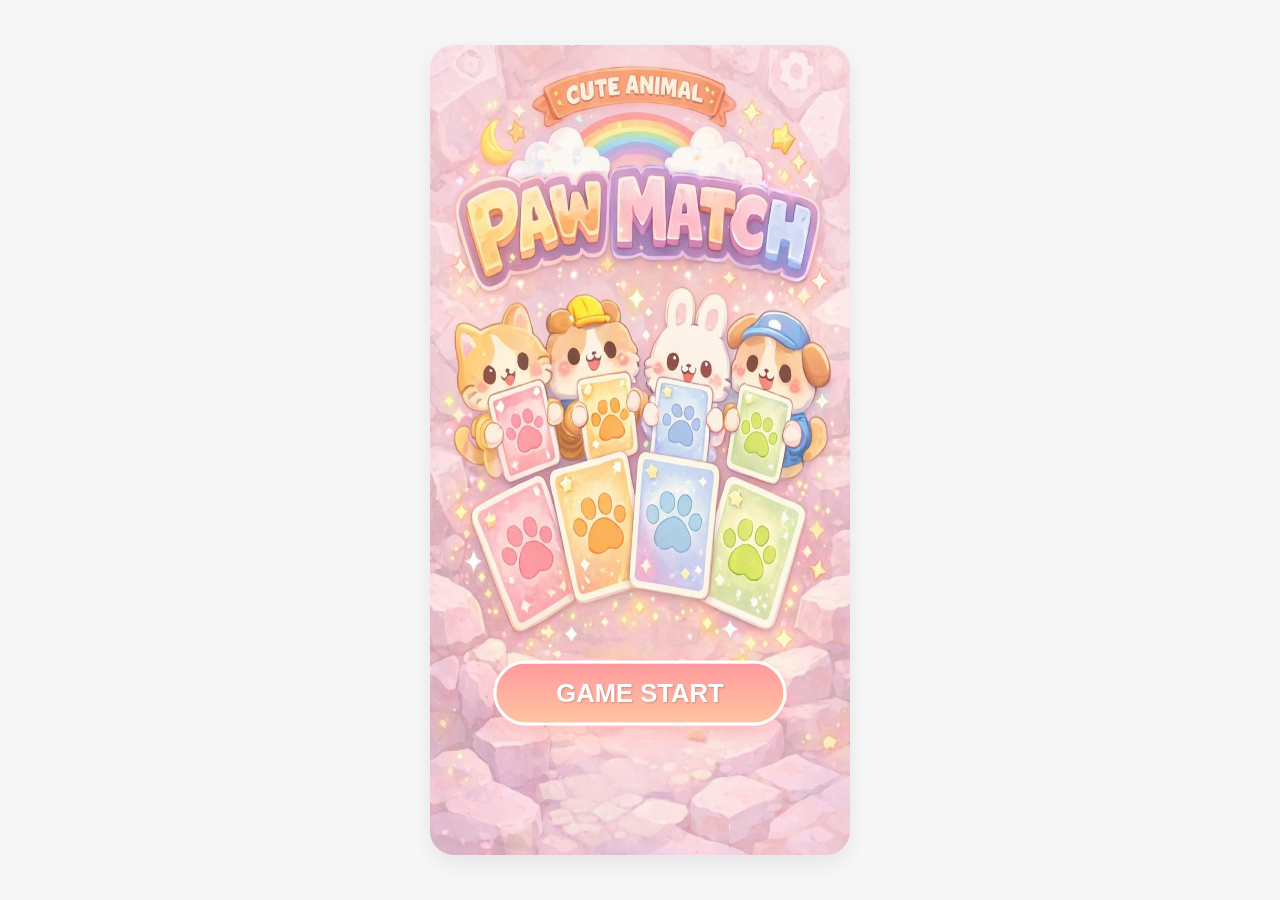
<file: card-match/index.html>
<!DOCTYPE html>
<html lang="ko">
<head>
    <meta charset="UTF-8">
    <meta name="viewport" content="width=device-width, initial-scale=1.0">
    <title>고양이 카드 맞추기</title>
    <link rel="stylesheet" href="style.css">
</head>
<body>
    <div id="game">

        <div id="start-screen" class="screen start-bg"> 
            <button class="menu-btn start-btn" onclick="startGameRandom()">
                GAME START
            </button>
        </div>

        <div id="game-screen" class="screen hidden">
            <div class="game-header">
                <div id="timer-wrapper">
                    <span id="timer-label">Play Time : </span>
                    <span id="timer-count">0</span>초
                </div>

                <div class="ui-row">
                    <div class="life-container">
                        <span class="life-label">LIFE</span>
                        <div id="life-hearts">❤️❤️❤️❤️❤️</div>
                    </div>

                    <div class="item-box">
                        <button id="btn-hint" class="item-btn" onclick="useHint()">
                            🔍 <span id="hint-count" class="badge">3</span>
                        </button>
                    </div>
                </div>
            </div> 

            <div id="game-board" class="grid-container"></div>
            
            <div id="start-overlay" class="hidden">START!</div>
        </div>

        <div id="end-screen" class="screen hidden">
            <div class="result-card">
                <h2 class="result-title">MISSION<br>SUCCESS!</h2>
                
                <div class="winner-img-area">
                    <img src="image/end.png" alt="성공 고양이" class="winner-cat">
                </div>

                <div class="score-box">
                    <p class="score-label">총 플레이 시간</p>
                    <p id="final-message" class="score-number">00초</p>
                </div>

                <div class="button-group">
                    <button class="menu-btn restart-btn" onclick="restartGame()">
                        한 번 더 하기 ↺
                    </button>
                    <button class="menu-btn home-btn" onclick="goToHome()">
                        처음으로
                    </button>
                </div>
            </div>
        </div>

        <div id="fail-screen" class="screen hidden">
            <div class="result-card fail-card">
                <h2 class="result-title fail-title">GAME<br>OVER...</h2>
                
                <div class="winner-img-area fail-img-area">
                    <img src="image/1.png" alt="실패 고양이" class="winner-cat">
                </div>

                <div class="score-box">
                    <p class="score-label">아쉽게 실패했어요 😭</p>
                </div>

                <div class="button-group">
                    <button class="menu-btn restart-btn" onclick="restartGame()">
                        다시 도전! 🔥
                    </button>
                    <button class="menu-btn home-btn" onclick="goToHome()">
                        홈으로
                    </button>
                </div>
            </div>
        </div>

        <div id="sound-box" style="display: none;">
            <audio id="bgm" src="sound/bgm.mp3" loop></audio> 
            <audio id="s-flip" src="sound/flip.wav"></audio>
            <audio id="s-match" src="sound/match.mp3"></audio>
            <audio id="s-success" src="sound/success.mp3"></audio>
            <audio id="s-hint" src="sound/hint.wav"></audio>
        </div>

    </div>
    <script src="script.js"></script>
</body>
</html>
</file>
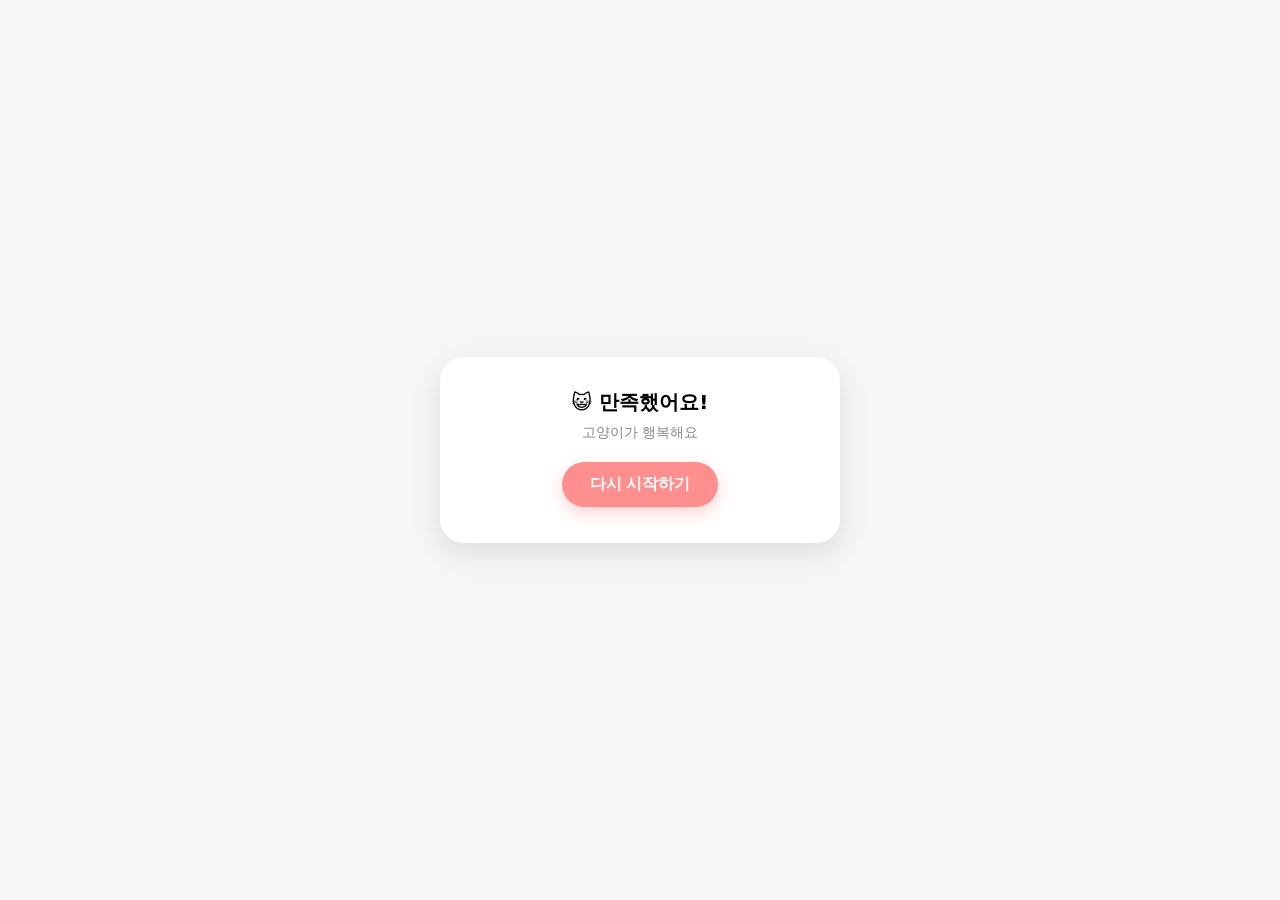
<file: end.html>
<!DOCTYPE html>
<html lang="ko">
<head>
  <meta charset="UTF-8" />
  <meta name="viewport" content="width=device-width, initial-scale=1.0" />
  <title>츄르츕츕</title>

  <style>
    body {
      margin: 0;
      height: 100vh;
      display: flex;
      align-items: center;
      justify-content: center;
      background: #f6f6f6;
      font-family: system-ui, -apple-system, BlinkMacSystemFont;
    }

    .card {
      width: 90%;
      max-width: 360px;
      background: white;
      border-radius: 24px;
      padding: 32px 20px 36px;
      box-shadow: 0 10px 30px rgba(0,0,0,0.1);
      display: flex;
      flex-direction: column;
      align-items: center;
      animation: fadeIn 0.6s ease;
      text-align: center;
    }

    .title {
      font-size: 20px;
      font-weight: 700;
      margin-bottom: 8px;
    }

    .subtitle {
      font-size: 14px;
      color: #888;
      margin-bottom: 20px;
    }

    .restart-btn {
      padding: 12px 28px;
      font-size: 16px;
      font-weight: 700;
      border-radius: 999px;
      border: none;
      background: #ff8f8f;
      color: white;
      cursor: pointer;
      box-shadow: 0 6px 16px rgba(255,143,143,0.4);
      transition: transform 0.12s ease, box-shadow 0.12s ease;
    }

    .restart-btn:active {
      transform: scale(0.94);
      box-shadow: 0 3px 8px rgba(255,143,143,0.3);
    }

    @keyframes fadeIn {
      from {
        opacity: 0;
        transform: translateY(8px);
      }
      to {
        opacity: 1;
        transform: translateY(0);
      }
    }
  </style>
</head>
<body>

  <div class="card">
    <div class="title">😺 만족했어요!</div>
    <div class="subtitle">고양이가 행복해요</div>

    <button class="restart-btn" onclick="restart()">
      다시 시작하기
    </button>
  </div>

  <script>
    function restart() {
      window.location.href = 'start.html';
    }
  </script>

</body>
</html>
</file>
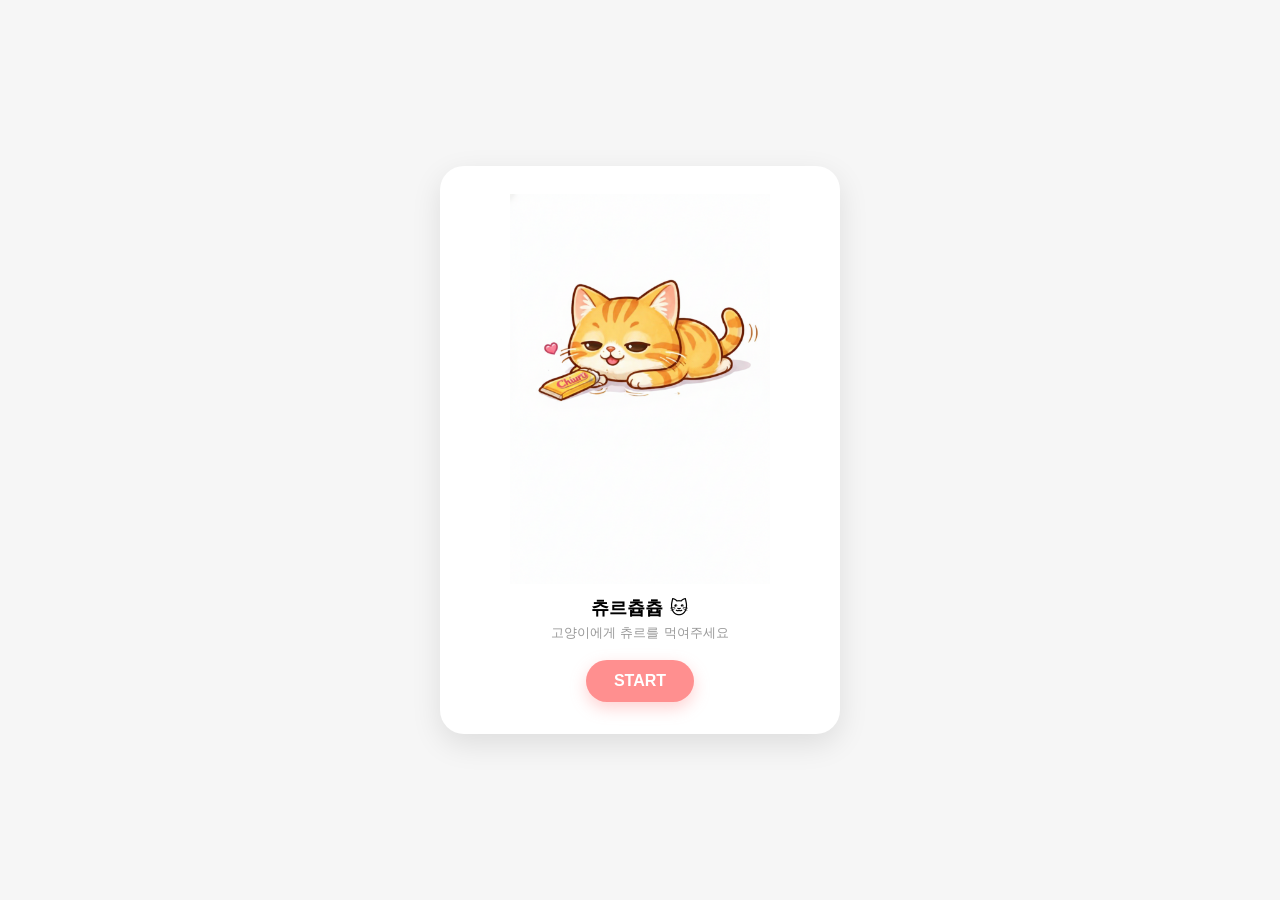
<file: start.html>
<!DOCTYPE html>
<html lang="ko">
<head>
  <meta charset="UTF-8" />
  <meta name="viewport" content="width=device-width, initial-scale=1.0" />
  <title>츄르츕츕</title>

  <style>
    body {
      margin: 0;
      height: 100vh;
      display: flex;
      align-items: center;
      justify-content: center;
      background: #f6f6f6;
      font-family: system-ui, -apple-system, BlinkMacSystemFont;
    }

    .card {
      width: 90%;
      max-width: 360px;
      background: white;
      border-radius: 24px;
      padding: 28px 20px 32px;
      box-shadow: 0 10px 30px rgba(0,0,0,0.1);
      display: flex;
      flex-direction: column;
      align-items: center;
      animation: fadeIn 0.6s ease;
    }

    .loading-img {
      width: 100%;
      max-width: 260px;
      user-select: none;
      -webkit-user-drag: none;
    }

    .title {
      margin-top: 12px;
      font-size: 18px;
      font-weight: 700;
    }

    .subtitle {
      margin-top: 4px;
      font-size: 13px;
      color: #999;
    }

    .start-btn {
      margin-top: 18px;
      padding: 12px 28px;
      font-size: 16px;
      font-weight: 700;
      border-radius: 999px;
      border: none;
      background: #ff8f8f;
      color: white;
      cursor: pointer;
      box-shadow: 0 6px 16px rgba(255,143,143,0.4);
      transition: transform 0.12s ease, box-shadow 0.12s ease;
    }

    .start-btn:active {
      transform: scale(0.94);
      box-shadow: 0 3px 8px rgba(255,143,143,0.3);
    }

    @keyframes fadeIn {
      from {
        opacity: 0;
        transform: translateY(8px);
      }
      to {
        opacity: 1;
        transform: translateY(0);
      }
    }
  </style>
</head>
<body>

  <div class="card">
    <img
      src="loading.png"
      alt="츄르 로딩"
      class="loading-img"
      draggable="false"
    />

    <div class="title">츄르츕츕 🐱</div>
    <div class="subtitle">고양이에게 츄르를 먹여주세요</div>

    <button class="start-btn" onclick="startGame()">START</button>
  </div>

  <script>
    function startGame() {
      window.location.href = 'index.html';
    }
  </script>

</body>
</html>
</file>
<file: card-match/style.css>
/* 기본 배경 */
body {
    margin: 0; padding: 0; background-color: #f7f7f7;
    display: flex; justify-content: center; align-items: center;
    min-height: 100vh; font-family: 'Pretendard', sans-serif;
}

/* 1. 게임기 본체: 패딩 제거! (이미지를 꽉 채우기 위해) */
#game {
    position: relative;
    width: 100%;
    max-width: 420px;
    height: 90vh;
    background: #ffffff;
    border-radius: 24px;
    box-shadow: 0 8px 24px rgba(0, 0, 0, 0.08);
    
    display: flex;
    flex-direction: column;
    
    /* [핵심] 여기서 여백을 주면 안 됩니다! 무조건 0! */
    padding: 0 !important; 
    
    /* 둥근 모서리 밖으로 내용이 튀어나가지 않게 자름 */
    overflow: hidden; 
}
/* 2. 화면 공통: 여기서 패딩을 줍니다 */
.screen {
    width: 100%;
    height: 100%;
    display: flex;
    flex-direction: column;
    align-items: center;
    justify-content: center;
    padding: 20px; /* <-- 패딩을 여기로 이동 */
    box-sizing: border-box;
}

.hidden { display: none !important; }

/* 1. 시작 화면 특화 */
.title-image-area {
    width: 100%;
    height: 200px;
    border-radius: 20px;
    overflow: hidden;
    margin-bottom: 20px;
    box-shadow: 0 10px 20px rgba(255, 183, 183, 0.3);
}
.title-img {
    width: 100%;
    height: 100%;
    
    /* 핵심 변경! cover -> contain */
    /* cover: 박스를 꽉 채움 (잘릴 수 있음) */
    /* contain: 비율 유지하며 다 보여줌 (여백 생길 수 있음) */
    object-fit: contain; 
    
    /* 이미지가 작아서 여백이 생길 경우 중앙에 오도록 설정 */
    object-position: center;
}

.difficulty-group {
    display: flex;
    flex-direction: column;
    gap: 12px;
    width: 100%;
}

/* 버튼 디자인: 그라데이션 적용 */
.menu-btn.diff-btn {
    padding: 16px;
    border-radius: 50px;
    border: none;
    font-size: 1.1rem;
    font-weight: 800;
    color: white;
    cursor: pointer;
    box-shadow: 0 4px 10px rgba(0, 0, 0, 0.1);
}
.easy { background: linear-gradient(135deg, #ffcfcf 0%, #ffb7b7 100%); }
.normal { background: linear-gradient(135deg, #ffb7b7 0%, #ff9a9a 100%); }
.hard { background: linear-gradient(135deg, #ff9a9a 0%, #ff7a7a 100%); }

/* 2. 게임 화면 특화: 스크롤이 필요하므로 상단 정렬로 변경 */
#game-screen {
    width: 100%;
    height: 100%;
    background-color: #ffffff;
    
    /* [핵심] 화면 자체에도 여백이 있으면 안 됩니다! */
    padding: 0 !important; 
    
    display: flex;
    flex-direction: column;
    overflow: hidden; 
}
#game-screen::-webkit-scrollbar { width: 4px; }
#game-screen::-webkit-scrollbar-thumb { background: #ffb7b7; border-radius: 10px; }

/* --- [2] 상단 정보 헤더 (연보라색) --- */
.game-header {
    flex: 0 0 auto;
    background-color: #F3E5F5;
    border-bottom: 2px solid #E1BEE7;
    
    /* [핵심] 가로를 꽉 채우고, 마진을 없앱니다 */
    width: 100% !important;
    margin: 0 !important;
    
    /* 내부 내용물(하트, 타이머)은 살짝 안쪽으로 들어오게 패딩 유지 */
    padding: 15px 20px 10px 20px; 
    box-sizing: border-box; /* 패딩 포함해서 100% 계산 */
    
    box-shadow: 0 4px 15px rgba(0,0,0,0.05);
    z-index: 10;
    
    display: flex;
    flex-direction: column;
    align-items: center;
}

/* 기존 타이머 스타일 수정 (헤더 안으로 들어갔으니 고정 기능 제거) */
#timer-wrapper {
    font-size: 1.1rem;
    font-weight: bold;
    color: #555;
    margin-bottom: 10px;
}
#timer-count { color: #E91E63; font-size: 1.3rem; }

.grid-container {
    flex: 1; /* 남은 공간을 전부 차지해라! */
    width: 100%;
    box-sizing: border-box;
    padding: 10px 20px 20px 20px; /* 적당한 여백 */
    
    /* 카드 정렬 */
    display: grid;
    grid-template-columns: repeat(4, 1fr); /* 가로 5칸 */
    gap: 8px; /* 카드 사이 간격 */
    
    /* [핵심] 내용물이 화면 중앙에 오도록 */
    align-content: center; 
    justify-content: center;
}

/* 카드 및 기타 (기존 동일) */
/* 카드 전체 틀 */
.card {
    position: relative;
    perspective: 1000px;
    aspect-ratio: 3 / 4; /* 비율 유지 */
    width: 100%; /* 그리드 칸에 맞춤 */
    
    /* [핵심] 화면이 작으면 카드도 알아서 작아짐 */
    max-height: 15vh; /* 화면 높이의 15%를 넘지 않음 */
    margin: 0 auto; /* 중앙 정렬 */
}

/* 카드 뒤집기 효과 */
.card-inner { 
    position: relative; 
    width: 100%; 
    height: 100%; 
    transition: transform 0.6s; 
    transform-style: preserve-3d; 
}

/* 카드 뒤집혔을 때 */
.card.flipped .card-inner { transform: rotateY(180deg); }

/* 앞면/뒷면 공통 설정 */
.card-face { 
    position: absolute; 
    width: 100%; 
    height: 100%; 
    backface-visibility: hidden; 
    border-radius: 8px; 
    display: flex; 
    justify-content: center; 
    align-items: center; 
    box-sizing: border-box; /* 테두리 포함 크기 계산 */
}

/* 1. 카드 앞면 (여기가 덮여있는 '뚜껑'입니다! 패턴을 여기에 넣어야 해요) */
.card-front { 
    border: 2px solid #ffb7b7; /* 테두리 */
    
    /* 1. 베이스 색상: 아주 연한 우유 핑크 */
    background-color: #fff0f0;

    /* 2. 패턴: 귀여운 땡땡이 */
    background-image: radial-gradient(
        circle, 
        rgba(255, 183, 183, 0.5) 20%, /* 동그라미 색상 */
        transparent 20%
    );
    
    /* 3. 패턴 크기 */
    background-size: 16px 16px; 
    background-repeat: repeat;
}

/* 2. 카드 뒷면 */
.card-back { 
    background-color: #fff; 
    transform: rotateY(180deg); 
    border: 2px solid #858585; 
    
    /* [수정 1] 여백을 0 -> 5%로 변경 (이미지를 안으로 밀어넣음) */
    padding: 5%; 
    
    /* [추가] 패딩을 줘도 카드 전체 크기가 커지지 않게 고정 */
    box-sizing: border-box; 
    
    overflow: hidden; 
}

/* 카드 뒷면의 고양이 이미지 */
.card-back img {
    width: 100%;
    height: 100%;
    
    /* [수정 2] cover -> contain 으로 변경 */
    /* cover: 꽉 채우려고 이미지를 확대해서 자름 */
    /* contain: 비율을 유지하면서 이미지 전체가 다 보이게 함 */
    object-fit: contain; 
    
    /*display: block;*/
}

.card.matched { visibility: hidden; opacity: 0; transition: 0.6s; }

/* START! 중앙 메시지 (가독성 강화 버전) */
/* START! 중앙 메시지 (몽글몽글 핑크 버전) */
#start-overlay {
    position: absolute;
    top: 50%;
    left: 50%;
    transform: translate(-50%, -50%);
    
    font-size: 5.5rem; /* 글씨 크기 */
    font-weight: 900;  /* 글씨 두께 (제일 두껍게) */
    color: #ffffff;    /* 글씨 자체는 흰색 */
    
    /* [핵심 수정] 아웃라인을 그림자로 만듭니다! */
    /* 상하좌우 대각선으로 그림자를 줘서 테두리처럼 보이게 함 */
    text-shadow: 
        3px 3px 0px #ff9a9e,  /* 오른쪽 아래 */
        -3px -3px 0px #ff9a9e, /* 왼쪽 위 */
        3px -3px 0px #ff9a9e,  /* 오른쪽 위 */
        -3px 3px 0px #ff9a9e,  /* 왼쪽 아래 */
        0px 0px 20px rgba(255, 154, 158, 0.5); /* 은은한 빛 번짐 추가 */
        
    z-index: 100;
    pointer-events: none;
    white-space: nowrap;
    
    /* 쫀득하게 튀어나오는 애니메이션 (기존 유지) */
    animation: popIn 0.6s cubic-bezier(0.34, 1.56, 0.64, 1);
}

@keyframes popIn {
    0% { transform: translate(-50%, -50%) scale(0.5); opacity: 0; }
    60% { transform: translate(-50%, -50%) scale(1.1); opacity: 1; } /* 살짝 커졌다가 */
    100% { transform: translate(-50%, -50%) scale(1); opacity: 1; } /* 제자리로 */
}


.start-bg0 {
    /* 기존 100% 꽉 채우기 대신 여백을 줍니다 */
    width: calc(100% - 40px) !important; /* 좌우 20px씩 여백 */
    height: calc(100% - 40px) !important; /* 위아래 20px씩 여백 */
    margin: 20px; /* 바깥 여백 */
    
    /* 이미지 모서리를 둥글게 깎아서 부드럽게 */
    border-radius: 24px;
    
    /* 배경 이미지 설정 */
    background-image: url('image/title.jpeg');
    background-size: cover; /* 여전히 꽉 채우지만, 액자 안에서만 채움 */
    background-position: center;
    background-repeat: no-repeat;
    
    /* 액자가 붕 떠 보이게 그림자 추가 (선택사항) */
    box-shadow: 0 10px 25px rgba(0, 0, 0, 0.15);
}

.start-bg {
    width: 100%;
    height: 100%;
    
    /* 보내주신 이미지를 배경으로 설정 */
    background-image: url('image/title.jpeg'); /* 파일명 정확히 확인! */
    
    /* 핵심: 가로 세로를 100%로 강제해서 박스에 딱 맞게 늘림 */
    background-size: 100% 100%; 
    background-position: center;
    background-repeat: no-repeat;
    
    /* 내부 정렬 설정 */
    display: flex;
    flex-direction: column;
    align-items: center;
    justify-content: flex-end; /* 버튼을 아래쪽으로 밀어줌 */
}

/* 2. 타이틀 글씨: 배경이 밝아졌으니 글씨를 진하게 + 흰색 테두리 */
.main-title {
    font-size: 2.8rem;
    margin-bottom: 40px;
    
    /* 글씨 색상을 다시 진한 색(또는 핫핑크)으로 변경 */
    color: #e63946; /* 빨간맛 핑크 (아까 START 색상과 통일) */
    
    /* 배경이 화려해도 글씨가 잘 보이게 '흰색 테두리'를 빡! 줍니다 */
    text-shadow: 
        3px 3px 0px #ffffff, 
        0px 0px 8px rgba(255, 255, 255, 0.8);
        
    font-weight: 900;
}

/* --- 화면별 개별 설정 --- */

/* 1. 시작 화면 (배경 이미지 & 버튼 기준점) */
#start-screen {
    position: relative; /* 자식인 버튼(absolute)의 기준점이 됨 */
    /* 나머지 배경 관련 설정은 .start-bg 클래스에 있습니다 */
}

/* 2. 게임 화면 & 종료 화면 (흰색 배경 & 여백 복구) */
/* 아까 #game에서 padding: 0을 했기 때문에, 여기서 다시 padding을 줘야 함 */
#game-screen, #end-screen {
    width: 100%;
    height: 100%;
    background-color: #ffffff; /* 흰색 배경 */
    padding: 20px; /* 내부 여백 확보 */
    box-sizing: border-box; /* 패딩 줬을 때 박스 커짐 방지 */
}

/* GAME START 버튼: 배경과 어울리는 몽환적인 핑크 스타일 */
.start-btn {
    position: absolute;
    top: 80%;
    left: 50%;
    transform: translate(-50%, -50%);
    
    padding: 15px 60px; /* 좌우 여백을 좀 더 넓게 */
    font-size: 1.6rem;
    font-weight: 900;
    
    /* 핵심: 흰색 배경 대신 부드러운 핑크 그라데이션 적용 */
    background: linear-gradient(180deg, #ff9a9e 0%, #ffc3a0 100%);
    
    /* 글씨는 깔끔하게 흰색 + 그림자 */
    color: #ffffff;
    text-shadow: 1px 1px 2px rgba(0, 0, 0, 0.2);
    
    /* 테두리를 흰색으로 줘서 스티커처럼 보이게 */
    border: 3px solid #ffffff;
    border-radius: 50px;
    
    /* 그림자도 핑크색으로 은은하게 퍼지게 */
    box-shadow: 0 10px 20px rgba(255, 154, 158, 0.5);
    
    cursor: pointer;
    white-space: nowrap;
    
    /* 둥실둥실 떠있는 애니메이션 */
    animation: float 2s infinite ease-in-out;
}

/* 호버 효과: 밝아지면서 살짝 커짐 */
.start-btn:hover {
    background: linear-gradient(180deg, #ffc3a0 0%, #ff9a9e 100%); /* 색상 반전 */
    transform: translate(-50%, -50%) scale(1.05);
    box-shadow: 0 15px 25px rgba(255, 154, 158, 0.7);
}

/* 둥실둥실 애니메이션 (기존 pulse 대신 더 부드러운 느낌) */
@keyframes float {
    0%, 100% { transform: translate(-50%, -50%) translateY(0); }
    50% { transform: translate(-50%, -50%) translateY(-5px); }
}

/* --- 종료 화면 (End Screen) 디자인 --- */

/* 1. 종료 화면 배경: 뒤가 살짝 비치는 핑크색 커튼 */
#end-screen {
    background-color: rgba(255, 255, 255, 0.9); /* 기존 흰색 대신 반투명 */
    backdrop-filter: blur(5px); /* 뒤에 있는 게임 화면 흐리게 */
    z-index: 200; /* 제일 위에 뜸 */
}

/* 2. 결과 카드: 중앙에 둥둥 떠 있는 팝업 */
.result-card {
    background: white;
    width: 85%;
    max-width: 320px;
    padding: 30px 20px;
    border-radius: 30px;
    
    /* 그림자로 입체감 빡! */
    box-shadow: 
        0 20px 50px rgba(255, 183, 183, 0.4),
        0 0 0 5px rgba(255, 255, 255, 1); /* 흰색 테두리 */
        
    text-align: center;
    border: 2px solid #ffeff0; /* 아주 연한 핑크 테두리 */
    
    /* 나타날 때 애니메이션 */
    animation: popUpCard 0.6s cubic-bezier(0.175, 0.885, 0.32, 1.275);
}

/* 3. 타이틀: MISSION SUCCESS */
.result-title {
    font-size: 2.2rem;
    line-height: 1.1;
    margin: 0 0 20px 0;
    color: #ff9a9e;
    font-weight: 900;
    
    /* 아까 START와 같은 스타일 적용 */
    -webkit-text-stroke: 1px #ff7a7a;
    text-shadow: 2px 2px 0px #fff4f4;
}

/* 1. 고양이를 감싸는 동그란 상자 (여기에 애니메이션을 줍니다!) */
.winner-img-area {
    /* 기존 크기, 모양 설정 유지 */
    width: 100px !important;
    height: 100px !important;
    border-radius: 50% !important;
    margin: 0 auto 20px !important;
    padding: 0 !important;
    background: #fff0f0; 
    box-shadow: inset 0 0 10px rgba(255, 183, 183, 0.5);
    overflow: hidden !important;
    display: flex !important;
    justify-content: center !important;
    align-items: center !important;
    
    /* [핵심 변경] 애니메이션을 이 상자에 적용합니다! */
    animation: bounceSimple 2s infinite ease-in-out;
}

/* 2. 고양이 이미지 자체 (여기선 애니메이션을 뺍니다) */
.winner-cat {
    width: 100% !important;
    height: 100% !important;
    object-fit: cover !important;
    margin: 0 !important;
    padding: 0 !important;
    
    /* animation: ... <-- 여기 있던 걸 지웠습니다! */
}

/* (기존 애니메이션 키프레임은 그대로 사용합니다) */
@keyframes bounceSimple {
    0%, 100% { transform: translateY(0); }
    50% { transform: translateY(-10px); }
}

/* 5. 점수(시간) 표시 영역 */
.score-box {
    background: #f9f9f9;
    padding: 15px;
    border-radius: 15px;
    margin-bottom: 25px;
}
.score-label {
    font-size: 0.9rem;
    color: #888;
    margin: 0 0 5px 0;
}
.score-number {
    font-size: 2rem;
    font-weight: 900;
    color: #555;
    margin: 0;
}

/* 6. 버튼 스타일 (그라데이션 & 아웃라인) */
.button-group {
    display: flex;
    flex-direction: column;
    gap: 12px;
}

/* 다시 하기 버튼 (진한 핑크) */
.restart-btn {
    background: linear-gradient(135deg, #ff9a9e 0%, #ffc3a0 100%);
    color: white;
    padding: 15px;
    border-radius: 50px;
    border: none;
    font-weight: bold;
    font-size: 1.1rem;
    box-shadow: 0 5px 15px rgba(255, 154, 158, 0.4);
    cursor: pointer;
    transition: transform 0.2s;
}

/* 홈으로 버튼 (흰색 + 핑크 테두리) */
.home-btn {
    background: white;
    color: #ff9a9e;
    border: 3px solid #ff9a9e;
    padding: 12px;
    border-radius: 50px;
    font-weight: bold;
    font-size: 1rem;
    cursor: pointer;
}

.restart-btn:active, .home-btn:active { transform: scale(0.95); }

/* 애니메이션 정의 */
@keyframes popUpCard {
    from { transform: scale(0.8) translateY(20px); opacity: 0; }
    to { transform: scale(1) translateY(0); opacity: 1; }
}
@keyframes bounce {
    0%, 100% { transform: translateY(0); }
    50% { transform: translateY(-10px); }
}


.item-box {
    display: flex;
    justify-content: center;
    gap: 15px;
    margin: 10px 0; /* 타이머와 카드 사이 간격 */
    z-index: 20;
}

.item-btn {
    background: white;
    border: 2px solid #ffb7b7;
    border-radius: 50px;
    padding: 8px 20px;
    font-size: 1.2rem;
    cursor: pointer;
    box-shadow: 0 4px 6px rgba(0,0,0,0.1);
    transition: transform 0.1s;
    display: flex;
    align-items: center;
    gap: 8px;
}

.item-btn:active { transform: scale(0.95); }

/* 아이템 다 쓰면 흐리게 처리 */
.item-btn:disabled {
    filter: grayscale(100%);
    opacity: 0.5;
    cursor: not-allowed;
}

.ui-row {
    width: 100%;
    max-width: 400px;
    display: flex;
    justify-content: space-between; /* 양 끝 정렬 */
    
    /* [핵심] 수평선 맞추기 */
    /* 하트들과 버튼의 '밑부분'을 기준으로 정렬하면 시각적으로 제일 안정적입니다 */
    align-items: flex-end; 
    
    padding: 0 10px; /* 좌우 살짝 여유 */
    margin-bottom: 5px; /* 헤더 바닥과의 간격 */
}

/* 2. 왼쪽: 생명(LIFE) */
.life-container {
    display: flex;
    flex-direction: column; /* LIFE 글씨는 위, 하트는 아래 */
    justify-content: flex-end; /* 아래쪽으로 붙이기 */
    gap: 4px; /* 글씨와 하트 사이 간격 */
}
.life-label {
    font-size: 0.75rem;
    color: #9C27B0; /* 보라색 포인트 */
    font-weight: 800;
    margin-left: 2px; /* 하트랑 시작점 맞추기 */
    line-height: 1; /* 글씨 높이 때문에 들뜨는 현상 방지 */
}

/* 하트 아이콘들을 감싸는 박스 */
#life-hearts {
    display: flex; /* 하트끼리 가로로 나란히 */
    gap: 4px; /* 하트 사이 간격 */
    height: 28px; /* 버튼 높이와 비슷하게 고정 */
    align-items: center; /* 하트 수직 중앙 정렬 */
}

/* [NEW] 하트 이미지 스타일 */
.heart-icon {
    width: 28px; /* 하트 크기 (돋보기 아이콘과 비슷하게) */
    height: 28px;
    object-fit: contain; /* 비율 유지 */
    
    /* 픽셀 아트 느낌 살리기 (흐릿해짐 방지) */
    image-rendering: pixelated; 
}

/* 3. 오른쪽: 아이템 버튼 영역 */
.item-box { 
    margin: 0; 
    display: flex;
    align-items: flex-end; /* 버튼도 바닥에 붙임 */
}

.item-btn {
    background: white;
    border: 2px solid #E1BEE7;
    border-radius: 50px;
    
    /* 패딩 조절로 하트랑 높이 밸런스 맞춤 */
    padding: 4px 12px; 
    height: 36px; /* 버튼 전체 높이 고정 */
    box-sizing: border-box;
    
    font-size: 1rem;
    display: flex;
    align-items: center;
    gap: 8px;
    box-shadow: 0 2px 5px rgba(0,0,0,0.1);
    cursor: pointer;
}

.badge {
    background: #E91E63;
    color: white;
    font-size: 0.8rem;
    font-weight: bold;
    padding: 2px 7px;
    border-radius: 12px;
    line-height: 1;
}

/* 버튼 비활성화 스타일 */
.item-btn:disabled {
    filter: grayscale(100%);
    opacity: 0.5;
    cursor: not-allowed;
}
</file>
